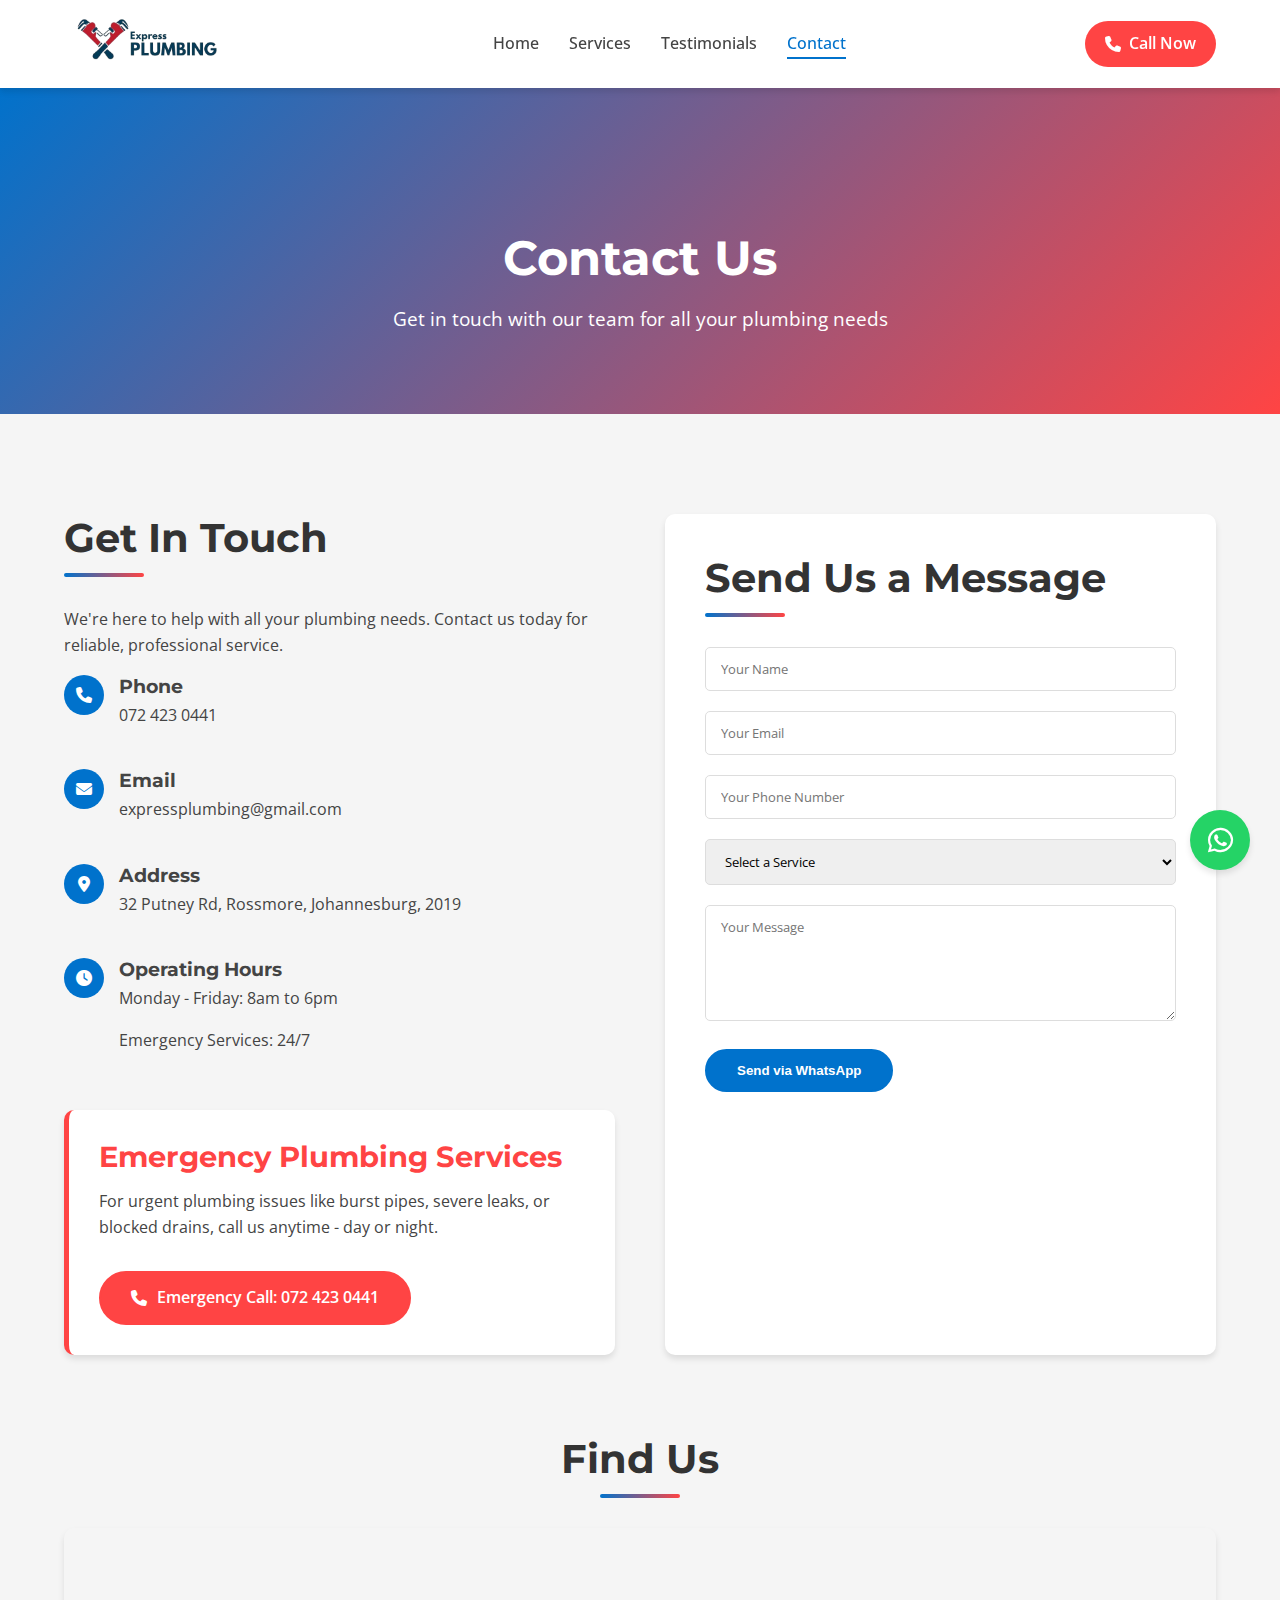
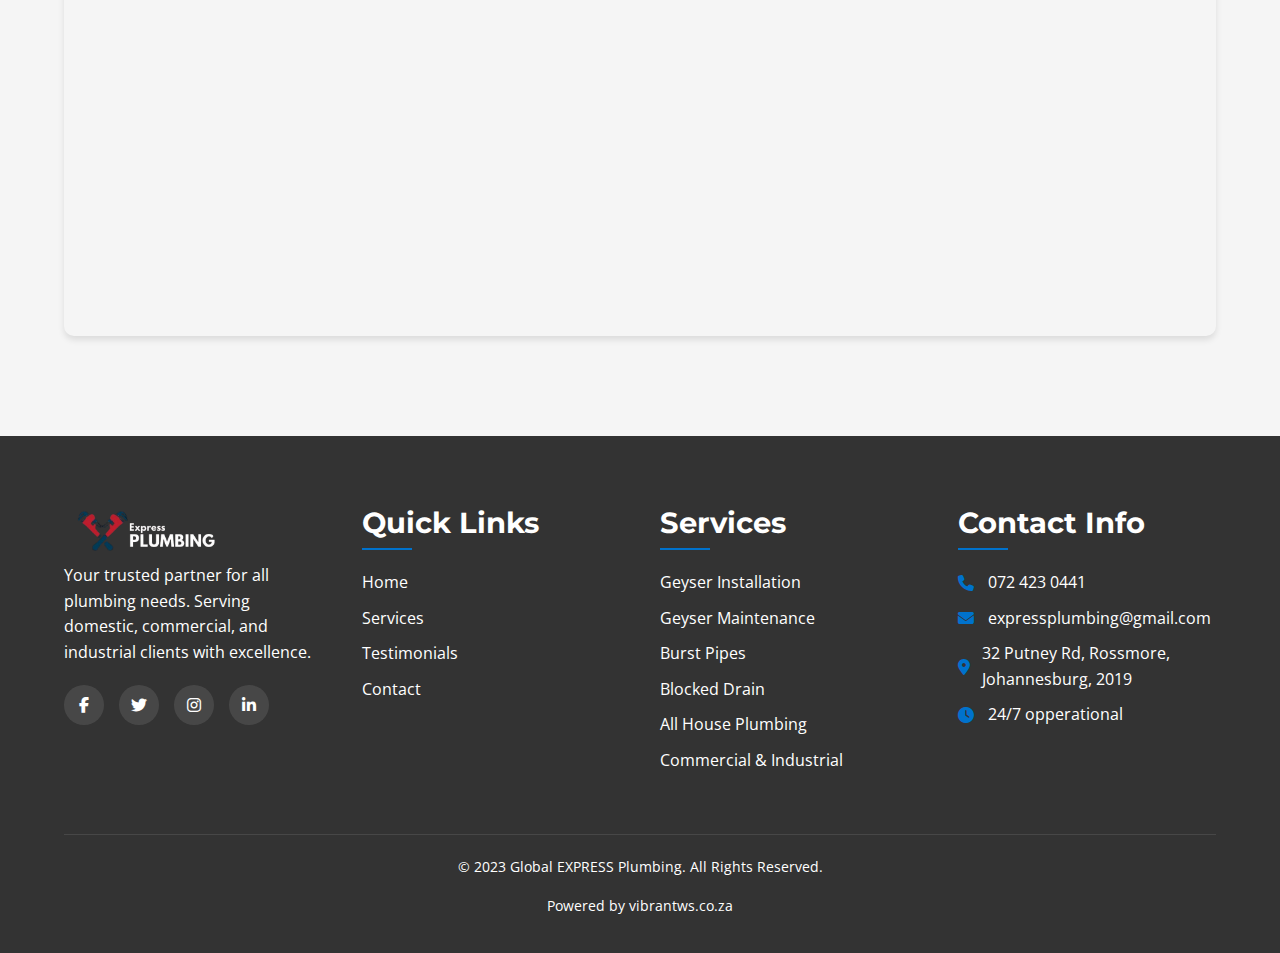
<file: contact.html>
<!DOCTYPE html>
<html lang="en">
<head>
    <meta charset="UTF-8">
    <meta name="viewport" content="width=device-width, initial-scale=1.0">
    <title>Contact Us | Global EXPRESS Plumbing</title>
    <link rel="stylesheet" href="style.css">
    <link rel="stylesheet" href="https://cdnjs.cloudflare.com/ajax/libs/font-awesome/6.4.0/css/all.min.css">
    <link href="https://fonts.googleapis.com/css2?family=Montserrat:wght@400;500;600;700&family=Open+Sans:wght@400;500;600&display=swap" rel="stylesheet">
</head>
<body>
    <!-- Header Section -->
    <header id="header">
        <div class="container">
            <div class="logo">
                <!-- Replace the src with your logo image -->
                <img src="1000303284-removebg-preview (1).png" alt="Global EXPRESS Plumbing Logo">
            </div>
            <nav class="nav-menu">
                <ul>
                    <li><a href="index.html">Home</a></li>
                    <li><a href="services.html">Services</a></li>
                    <li><a href="testimonials.html">Testimonials</a></li>
                    <li><a href="contact.html" class="active">Contact</a></li>
                </ul>
            </nav>
            <div class="header-cta">
                <a href="tel:0724230441" class="call-btn">
                    <i class="fas fa-phone"></i>
                    <span>Call Now</span>
                </a>
            </div>
            <div class="mobile-toggle">
                <span></span>
                <span></span>
                <span></span>
            </div>
        </div>
    </header>

    <!-- Page Header -->
    <section class="page-header">
        <div class="container">
            <h1>Contact Us</h1>
            <p>Get in touch with our team for all your plumbing needs</p>
        </div>
    </section>

    <!-- Contact Section -->
    <section class="contact-page">
        <div class="container">
            <div class="contact-content">
                <div class="contact-info">
                    <h2>Get In Touch</h2>
                    <p>We're here to help with all your plumbing needs. Contact us today for reliable, professional service.</p>
                    
                    <div class="contact-item">
                        <i class="fas fa-phone"></i>
                        <div>
                            <h3>Phone</h3>
                            <p>072 423 0441</p>
                        </div>
                    </div>
                    <div class="contact-item">
                        <i class="fas fa-envelope"></i>
                        <div>
                            <h3>Email</h3>
                            <p>expressplumbing@gmail.com</p>
                        </div>
                    </div>
                    <div class="contact-item">
                        <i class="fas fa-map-marker-alt"></i>
                        <div>
                            <h3>Address</h3>
                            <p>32 Putney Rd, Rossmore, Johannesburg, 2019</p>
                        </div>
                    </div>
                    <div class="contact-item">
                        <i class="fas fa-clock"></i>
                        <div>
                            <h3>Operating Hours</h3>
                            <p>Monday - Friday: 8am to 6pm</p>
                            <p>Emergency Services: 24/7</p>
                        </div>
                    </div>

                    <div class="emergency-contact">
                        <h3>Emergency Plumbing Services</h3>
                        <p>For urgent plumbing issues like burst pipes, severe leaks, or blocked drains, call us anytime - day or night.</p>
                        <a href="tel:0724230441" class="btn-primary emergency-btn">
                            <i class="fas fa-phone"></i>
                            Emergency Call: 072 423 0441
                        </a>
                    </div>
                </div>
                <div class="contact-form-container">
                    <h2>Send Us a Message</h2>
                    <form id="whatsapp-form">
                        <div class="form-group">
                            <input type="text" id="name" name="name" placeholder="Your Name" required>
                        </div>
                        <div class="form-group">
                            <input type="email" id="email" name="email" placeholder="Your Email" required>
                        </div>
                        <div class="form-group">
                            <input type="tel" id="phone" name="phone" placeholder="Your Phone Number" required>
                        </div>
                        <div class="form-group">
                            <select id="service" name="service" required>
                                <option value="" disabled selected>Select a Service</option>
                                <option value="Geyser Installation">Geyser Installation</option>
                                <option value="Geyser Maintenance">Geyser Maintenance</option>
                                <option value="Burst Pipes">Burst Pipes</option>
                                <option value="Blocked Drain">Blocked Drain</option>
                                <option value="All House Plumbing">All House Plumbing</option>
                                <option value="Commercial Plumbing">Commercial Plumbing</option>
                                <option value="Industrial Plumbing">Industrial Plumbing</option>
                                <option value="Emergency Service">Emergency Service</option>
                                <option value="Other">Other</option>
                            </select>
                        </div>
                        <div class="form-group">
                            <textarea id="message" name="message" placeholder="Your Message" rows="5" required></textarea>
                        </div>
                        <button type="submit" class="btn-primary">Send via WhatsApp</button>
                    </form>
                </div>
            </div>

            <div class="map-container">
                <h2>Find Us</h2>
                <div id="map">
                    <iframe src="https://www.google.com/maps/embed?pb=!1m18!1m12!1m3!1d3580.189687345352!2d28.03695931502904!3d-26.19492498344236!2m3!1f0!2f0!3f0!3m2!1i1024!2i768!4f13.1!3m3!1m2!1s0x1e950ed7c15d3f3f%3A0x5a9e5b0b5c5b5b5b!2s32%20Putney%20Rd%2C%20Rossmore%2C%20Johannesburg%2C%202019!5e0!3m2!1sen!2sza!4v1620000000000!5m2!1sen!2sza" width="100%" height="400" style="border:0;" allowfullscreen="" loading="lazy"></iframe>
                </div>
            </div>
        </div>
    </section>

    <!-- WhatsApp Float Button -->
    <a href="https://wa.me/270724230441?text=Hi%20Global%20EXPRESS%20Plumbing,%20I%20need%20plumbing%20assistance" class="whatsapp-float" target="_blank">
        <i class="fab fa-whatsapp"></i>
    </a>

    <!-- Footer -->
    <footer>
        <div class="container">
            <div class="footer-content">
                <div class="footer-section">
                    <div class="logo">
                        <!-- Replace the src with your logo image -->
                        <img src="1000303285-removebg-preview (1).png" alt="Global EXPRESS Plumbing Logo">
                    </div>
                    <p>Your trusted partner for all plumbing needs. Serving domestic, commercial, and industrial clients with excellence.</p>
                    <div class="social-links">
                        <a href="#"><i class="fab fa-facebook-f"></i></a>
                        <a href="#"><i class="fab fa-twitter"></i></a>
                        <a href="#"><i class="fab fa-instagram"></i></a>
                        <a href="#"><i class="fab fa-linkedin-in"></i></a>
                    </div>
                </div>
                <div class="footer-section">
                    <h3>Quick Links</h3>
                    <ul>
                        <li><a href="index.html">Home</a></li>
                        <li><a href="services.html">Services</a></li>
                        <li><a href="testimonials.html">Testimonials</a></li>
                        <li><a href="contact.html">Contact</a></li>
                    </ul>
                </div>
                <div class="footer-section">
                    <h3>Services</h3>
                    <ul>
                        <li><a href="services.html#geyser-installation">Geyser Installation</a></li>
                        <li><a href="services.html#geyser-maintenance">Geyser Maintenance</a></li>
                        <li><a href="services.html#burst-pipes">Burst Pipes</a></li>
                        <li><a href="services.html#blocked-drain">Blocked Drain</a></li>
                        <li><a href="services.html#all-house-plumbing">All House Plumbing</a></li>
                        <li><a href="services.html#commercial-industrial">Commercial & Industrial</a></li>
                    </ul>
                </div>
                <div class="footer-section">
                    <h3>Contact Info</h3>
                    <ul class="contact-info-list">
                        <li><i class="fas fa-phone"></i> 072 423 0441</li>
                        <li><i class="fas fa-envelope"></i> expressplumbing@gmail.com</li>
                        <li><i class="fas fa-map-marker-alt"></i> 32 Putney Rd, Rossmore, Johannesburg, 2019</li>
                        <li><i class="fas fa-clock"></i> 24/7 opperational</li>
                    </ul>
                </div>
            </div>
            <div class="footer-bottom">
                <p>&copy; 2023 Global EXPRESS Plumbing. All Rights Reserved.</p>
                <p class="powered-by">
                    Powered by
                    <a href="https://vibrantws.co.za" target="_blank">
                        vibrantws.co.za
                    </a>
                </p>
            </div>
        </div>
    </footer>

    <script src="script.js"></script>
</body>

</html>
</file>
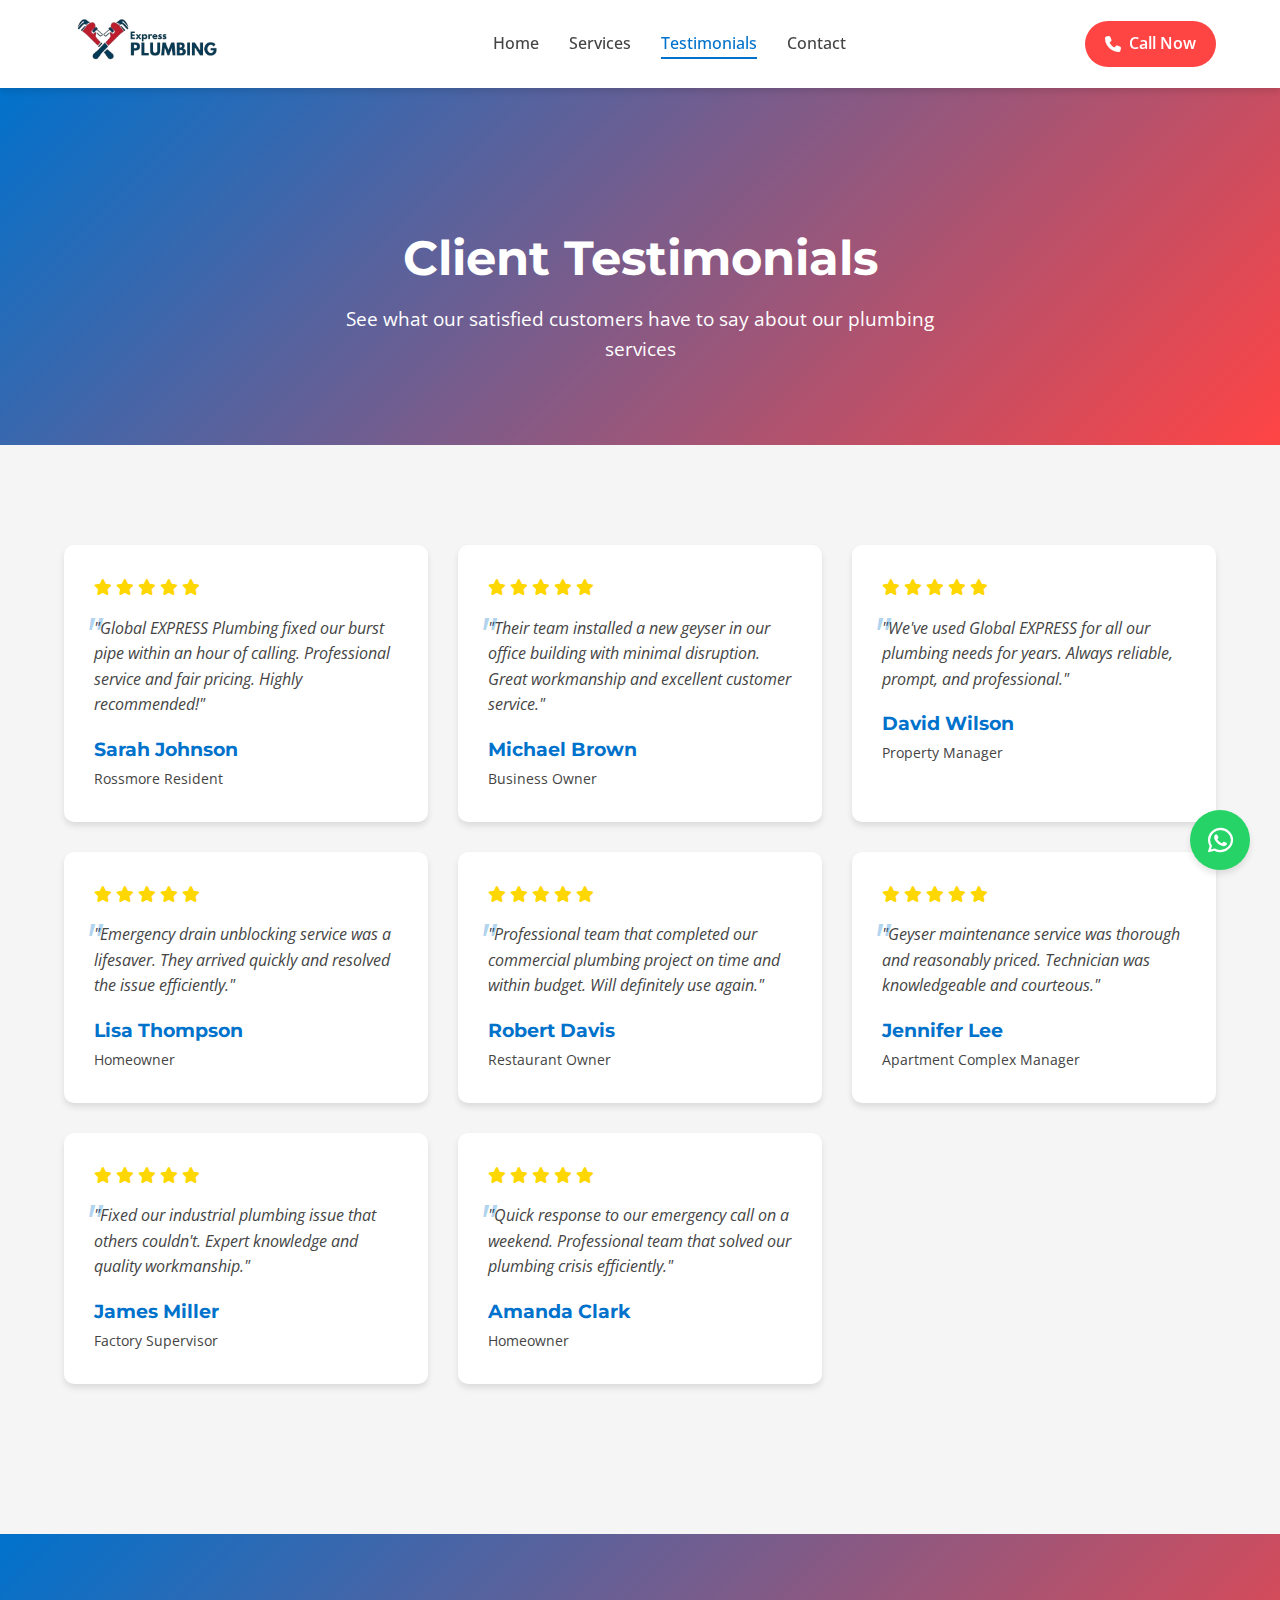
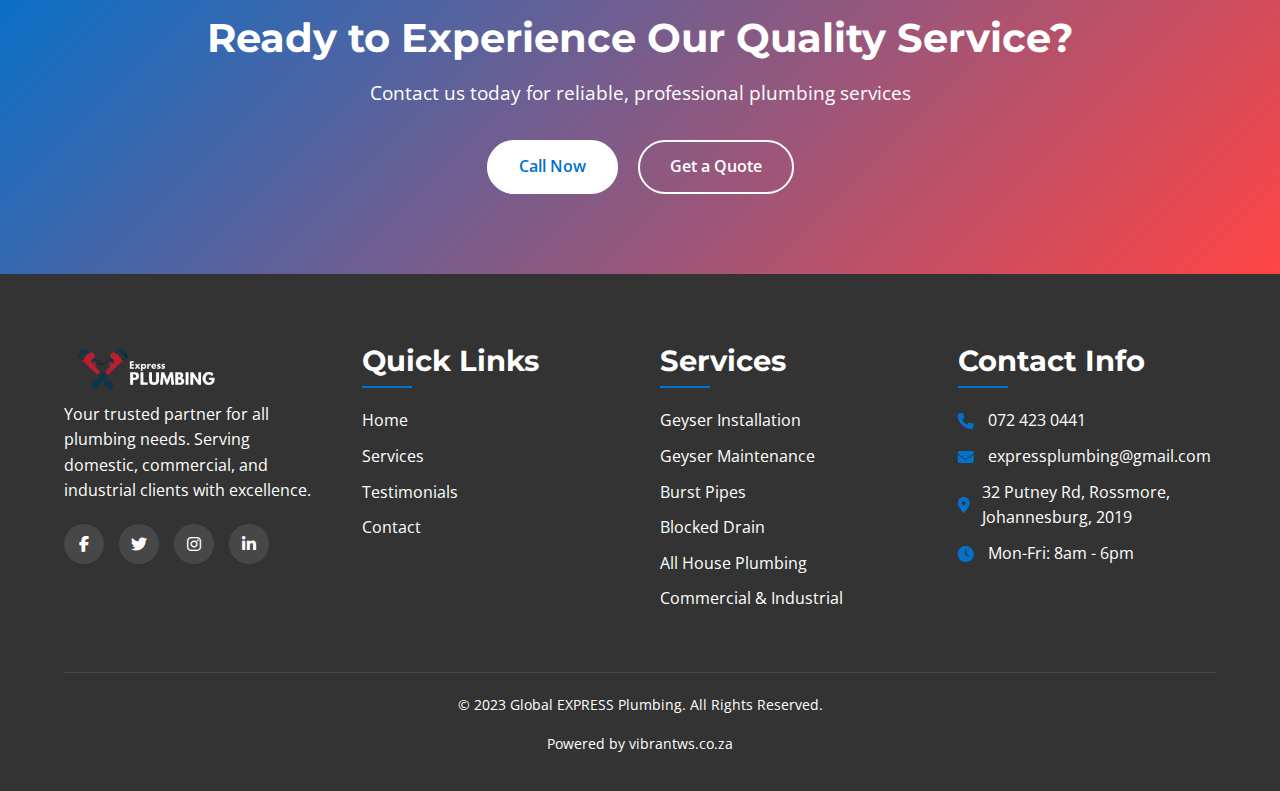
<file: testimonials.html>
<!DOCTYPE html>
<html lang="en">
<head>
    <meta charset="UTF-8">
    <meta name="viewport" content="width=device-width, initial-scale=1.0">
    <title>Testimonials | Global EXPRESS Plumbing</title>
    <link rel="stylesheet" href="style.css">
    <link rel="stylesheet" href="https://cdnjs.cloudflare.com/ajax/libs/font-awesome/6.4.0/css/all.min.css">
    <link href="https://fonts.googleapis.com/css2?family=Montserrat:wght@400;500;600;700&family=Open+Sans:wght@400;500;600&display=swap" rel="stylesheet">
</head>
<body>
    <!-- Header Section -->
    <header id="header">
        <div class="container">
            <div class="logo">
                <!-- Replace the src with your logo image -->
                <img src="1000303284-removebg-preview (1).png" alt="Global EXPRESS Plumbing Logo">
            </div>
            <nav class="nav-menu">
                <ul>
                    <li><a href="index.html">Home</a></li>
                    <li><a href="services.html">Services</a></li>
                    <li><a href="testimonials.html" class="active">Testimonials</a></li>
                    <li><a href="contact.html">Contact</a></li>
                </ul>
            </nav>
            <div class="header-cta">
                <a href="tel:0724230441" class="call-btn">
                    <i class="fas fa-phone"></i>
                    <span>Call Now</span>
                </a>
            </div>
            <div class="mobile-toggle">
                <span></span>
                <span></span>
                <span></span>
            </div>
        </div>
    </header>

    <!-- Page Header -->
    <section class="page-header">
        <div class="container">
            <h1>Client Testimonials</h1>
            <p>See what our satisfied customers have to say about our plumbing services</p>
        </div>
    </section>

    <!-- Testimonials Section -->
    <section class="testimonials-page">
        <div class="container">
            <div class="testimonials-grid">
                <div class="testimonial-card">
                    <div class="testimonial-content">
                        <div class="rating">
                            <i class="fas fa-star"></i>
                            <i class="fas fa-star"></i>
                            <i class="fas fa-star"></i>
                            <i class="fas fa-star"></i>
                            <i class="fas fa-star"></i>
                        </div>
                        <p>"Global EXPRESS Plumbing fixed our burst pipe within an hour of calling. Professional service and fair pricing. Highly recommended!"</p>
                        <div class="client-info">
                            <h4>Sarah Johnson</h4>
                            <span>Rossmore Resident</span>
                        </div>
                    </div>
                </div>
                <div class="testimonial-card">
                    <div class="testimonial-content">
                        <div class="rating">
                            <i class="fas fa-star"></i>
                            <i class="fas fa-star"></i>
                            <i class="fas fa-star"></i>
                            <i class="fas fa-star"></i>
                            <i class="fas fa-star"></i>
                        </div>
                        <p>"Their team installed a new geyser in our office building with minimal disruption. Great workmanship and excellent customer service."</p>
                        <div class="client-info">
                            <h4>Michael Brown</h4>
                            <span>Business Owner</span>
                        </div>
                    </div>
                </div>
                <div class="testimonial-card">
                    <div class="testimonial-content">
                        <div class="rating">
                            <i class="fas fa-star"></i>
                            <i class="fas fa-star"></i>
                            <i class="fas fa-star"></i>
                            <i class="fas fa-star"></i>
                            <i class="fas fa-star"></i>
                        </div>
                        <p>"We've used Global EXPRESS for all our plumbing needs for years. Always reliable, prompt, and professional."</p>
                        <div class="client-info">
                            <h4>David Wilson</h4>
                            <span>Property Manager</span>
                        </div>
                    </div>
                </div>
                <div class="testimonial-card">
                    <div class="testimonial-content">
                        <div class="rating">
                            <i class="fas fa-star"></i>
                            <i class="fas fa-star"></i>
                            <i class="fas fa-star"></i>
                            <i class="fas fa-star"></i>
                            <i class="fas fa-star"></i>
                        </div>
                        <p>"Emergency drain unblocking service was a lifesaver. They arrived quickly and resolved the issue efficiently."</p>
                        <div class="client-info">
                            <h4>Lisa Thompson</h4>
                            <span>Homeowner</span>
                        </div>
                    </div>
                </div>
                <div class="testimonial-card">
                    <div class="testimonial-content">
                        <div class="rating">
                            <i class="fas fa-star"></i>
                            <i class="fas fa-star"></i>
                            <i class="fas fa-star"></i>
                            <i class="fas fa-star"></i>
                            <i class="fas fa-star"></i>
                        </div>
                        <p>"Professional team that completed our commercial plumbing project on time and within budget. Will definitely use again."</p>
                        <div class="client-info">
                            <h4>Robert Davis</h4>
                            <span>Restaurant Owner</span>
                        </div>
                    </div>
                </div>
                <div class="testimonial-card">
                    <div class="testimonial-content">
                        <div class="rating">
                            <i class="fas fa-star"></i>
                            <i class="fas fa-star"></i>
                            <i class="fas fa-star"></i>
                            <i class="fas fa-star"></i>
                            <i class="fas fa-star"></i>
                        </div>
                        <p>"Geyser maintenance service was thorough and reasonably priced. Technician was knowledgeable and courteous."</p>
                        <div class="client-info">
                            <h4>Jennifer Lee</h4>
                            <span>Apartment Complex Manager</span>
                        </div>
                    </div>
                </div>
                <div class="testimonial-card">
                    <div class="testimonial-content">
                        <div class="rating">
                            <i class="fas fa-star"></i>
                            <i class="fas fa-star"></i>
                            <i class="fas fa-star"></i>
                            <i class="fas fa-star"></i>
                            <i class="fas fa-star"></i>
                        </div>
                        <p>"Fixed our industrial plumbing issue that others couldn't. Expert knowledge and quality workmanship."</p>
                        <div class="client-info">
                            <h4>James Miller</h4>
                            <span>Factory Supervisor</span>
                        </div>
                    </div>
                </div>
                <div class="testimonial-card">
                    <div class="testimonial-content">
                        <div class="rating">
                            <i class="fas fa-star"></i>
                            <i class="fas fa-star"></i>
                            <i class="fas fa-star"></i>
                            <i class="fas fa-star"></i>
                            <i class="fas fa-star"></i>
                        </div>
                        <p>"Quick response to our emergency call on a weekend. Professional team that solved our plumbing crisis efficiently."</p>
                        <div class="client-info">
                            <h4>Amanda Clark</h4>
                            <span>Homeowner</span>
                        </div>
                    </div>
                </div>
            </div>
        </div>
    </section>

    <!-- CTA Section -->
    <section class="cta-section">
        <div class="container">
            <div class="cta-content">
                <h2>Ready to Experience Our Quality Service?</h2>
                <p>Contact us today for reliable, professional plumbing services</p>
                <div class="cta-buttons">
                    <a href="tel:0724230441" class="btn-primary">Call Now</a>
                    <a href="contact.html" class="btn-secondary">Get a Quote</a>
                </div>
            </div>
        </div>
    </section>

    <!-- WhatsApp Float Button -->
    <a href="https://wa.me/270724230441?text=Hi%20Global%20EXPRESS%20Plumbing,%20I%20need%20plumbing%20assistance" class="whatsapp-float" target="_blank">
        <i class="fab fa-whatsapp"></i>
    </a>

    <!-- Footer -->
    <footer>
        <div class="container">
            <div class="footer-content">
                <div class="footer-section">
                    <div class="logo">
                        <!-- Replace the src with your logo image -->
                        <img src="1000303285-removebg-preview (1).png" alt="Global EXPRESS Plumbing Logo">
                    </div>
                    <p>Your trusted partner for all plumbing needs. Serving domestic, commercial, and industrial clients with excellence.</p>
                    <div class="social-links">
                        <a href="#"><i class="fab fa-facebook-f"></i></a>
                        <a href="#"><i class="fab fa-twitter"></i></a>
                        <a href="#"><i class="fab fa-instagram"></i></a>
                        <a href="#"><i class="fab fa-linkedin-in"></i></a>
                    </div>
                </div>
                <div class="footer-section">
                    <h3>Quick Links</h3>
                    <ul>
                        <li><a href="index.html">Home</a></li>
                        <li><a href="services.html">Services</a></li>
                        <li><a href="testimonials.html">Testimonials</a></li>
                        <li><a href="contact.html">Contact</a></li>
                    </ul>
                </div>
                <div class="footer-section">
                    <h3>Services</h3>
                    <ul>
                        <li><a href="services.html#geyser-installation">Geyser Installation</a></li>
                        <li><a href="services.html#geyser-maintenance">Geyser Maintenance</a></li>
                        <li><a href="services.html#burst-pipes">Burst Pipes</a></li>
                        <li><a href="services.html#blocked-drain">Blocked Drain</a></li>
                        <li><a href="services.html#all-house-plumbing">All House Plumbing</a></li>
                        <li><a href="services.html#commercial-industrial">Commercial & Industrial</a></li>
                    </ul>
                </div>
                <div class="footer-section">
                    <h3>Contact Info</h3>
                    <ul class="contact-info-list">
                        <li><i class="fas fa-phone"></i> 072 423 0441</li>
                        <li><i class="fas fa-envelope"></i> expressplumbing@gmail.com</li>
                        <li><i class="fas fa-map-marker-alt"></i> 32 Putney Rd, Rossmore, Johannesburg, 2019</li>
                        <li><i class="fas fa-clock"></i> Mon-Fri: 8am - 6pm</li>
                    </ul>
                </div>
            </div>
            <div class="footer-bottom">
                <p>&copy; 2023 Global EXPRESS Plumbing. All Rights Reserved.</p>
                <p class="powered-by">
                    Powered by
                    <a href="https://vibrantws.co.za" target="_blank">
                        vibrantws.co.za
                    </a>
                </p>
            </div>
        </div>
    </footer>

    <script src="script.js"></script>
</body>
</html>
</file>
<file: style.css>
/* Global Styles */
:root {
    --primary-blue: #0072CC;
    --primary-red: #FF4444;
    --white: #FFFFFF;
    --light-gray: #F5F5F5;
    --dark-gray: #333333;
    --text-color: #444444;
    --shadow: 0 4px 6px rgba(0, 0, 0, 0.1);
    --transition: all 0.3s ease;
}

* {
    margin: 0;
    padding: 0;
    box-sizing: border-box;
}

html {
    scroll-behavior: smooth;
}

body {
    font-family: 'Open Sans', sans-serif;
    line-height: 1.6;
    color: var(--text-color);
    overflow-x: hidden;
}

h1, h2, h3, h4 {
    font-family: 'Montserrat', sans-serif;
    font-weight: 700;
    line-height: 1.2;
    margin-bottom: 1rem;
}

h1 {
    font-size: 3rem;
}

h2 {
    font-size: 2.5rem;
}

h3 {
    font-size: 1.8rem;
}

h4 {
    font-size: 1.2rem;
}

p {
    margin-bottom: 1rem;
}

a {
    text-decoration: none;
    color: inherit;
}

ul {
    list-style: none;
}

.container {
    width: 90%;
    max-width: 1200px;
    margin: 0 auto;
}

.btn-primary {
    display: inline-block;
    background-color: var(--primary-blue);
    color: var(--white);
    padding: 12px 30px;
    border-radius: 50px;
    font-weight: 600;
    transition: var(--transition);
    border: 2px solid var(--primary-blue);
    cursor: pointer;
}

.btn-primary:hover {
    background-color: transparent;
    color: var(--primary-blue);
    transform: translateY(-3px);
    box-shadow: 0 10px 20px rgba(0, 0, 0, 0.1);
}

.btn-secondary {
    display: inline-block;
    background-color: transparent;
    color: var(--primary-blue);
    padding: 12px 30px;
    border-radius: 50px;
    font-weight: 600;
    transition: var(--transition);
    border: 2px solid var(--primary-blue);
}

.btn-secondary:hover {
    background-color: var(--primary-blue);
    color: var(--white);
    transform: translateY(-3px);
    box-shadow: 0 10px 20px rgba(0, 0, 0, 0.1);
}

.section-title {
    text-align: center;
    margin-bottom: 3rem;
    position: relative;
    color: var(--dark-gray);
}

.section-title::after {
    content: '';
    position: absolute;
    bottom: -10px;
    left: 50%;
    transform: translateX(-50%);
    width: 80px;
    height: 4px;
    background: linear-gradient(to right, var(--primary-blue), var(--primary-red));
    border-radius: 2px;
}

.text-center {
    text-align: center;
}

/* Header Styles */
#header {
    position: fixed;
    top: 0;
    left: 0;
    width: 100%;
    background-color: var(--white);
    box-shadow: var(--shadow);
    z-index: 1000;
    padding: 15px 0;
    transition: var(--transition);
}

#header .container {
    display: flex;
    justify-content: space-between;
    align-items: center;
}

.logo img {
    height: 50px;
    width: auto;
}

.nav-menu ul {
    display: flex;
}

.nav-menu li {
    margin-left: 30px;
}

.nav-menu a {
    font-weight: 500;
    transition: var(--transition);
    position: relative;
}

.nav-menu a:hover,
.nav-menu a.active {
    color: var(--primary-blue);
}

.nav-menu a::after {
    content: '';
    position: absolute;
    bottom: -5px;
    left: 0;
    width: 0;
    height: 2px;
    background-color: var(--primary-blue);
    transition: var(--transition);
}

.nav-menu a:hover::after,
.nav-menu a.active::after {
    width: 100%;
}

.call-btn {
    display: flex;
    align-items: center;
    background-color: var(--primary-red);
    color: var(--white);
    padding: 10px 20px;
    border-radius: 50px;
    font-weight: 600;
    transition: var(--transition);
}

.call-btn i {
    margin-right: 8px;
}

.call-btn:hover {
    background-color: #e03c3c;
    transform: translateY(-2px);
}

.mobile-toggle {
    display: none;
    flex-direction: column;
    cursor: pointer;
}

.mobile-toggle span {
    width: 25px;
    height: 3px;
    background-color: var(--dark-gray);
    margin: 3px 0;
    transition: var(--transition);
}

/* Hero Slider */
.hero-slider {
    position: relative;
    height: 100vh;
    overflow: hidden;
    margin-top: 80px;
}

.slider-container {
    position: relative;
    width: 100%;
    height: 100%;
}

.slide {
    position: absolute;
    top: 0;
    left: 0;
    width: 100%;
    height: 100%;
    opacity: 0;
    transition: opacity 1s ease;
}

.slide.active {
    opacity: 1;
}

.slide-image {
    position: absolute;
    top: 0;
    left: 0;
    width: 100%;
    height: 100%;
    background-size: cover;
    background-position: center;
    z-index: -1;
}

.slide-image::after {
    content: '';
    position: absolute;
    top: 0;
    left: 0;
    width: 100%;
    height: 100%;
    background: linear-gradient(rgba(0, 0, 0, 0.5), rgba(0, 0, 0, 0.7));
}

.slide-content {
    position: absolute;
    top: 50%;
    left: 50%;
    transform: translate(-50%, -50%);
    text-align: center;
    color: var(--white);
    width: 90%;
    max-width: 800px;
}

.slide-content h1 {
    font-size: 3.5rem;
    margin-bottom: 1.5rem;
    text-shadow: 2px 2px 5px rgba(0, 0, 0, 0.5);
}

.slide-content p {
    font-size: 1.2rem;
    margin-bottom: 2rem;
    text-shadow: 1px 1px 3px rgba(0, 0, 0, 0.5);
}

.hero-btns {
    display: flex;
    justify-content: center;
    gap: 20px;
}

.slider-nav {
    position: absolute;
    bottom: 30px;
    left: 50%;
    transform: translateX(-50%);
    display: flex;
    align-items: center;
    gap: 20px;
    z-index: 10;
}

.slider-prev,
.slider-next {
    background-color: rgba(255, 255, 255, 0.2);
    color: var(--white);
    border: none;
    width: 50px;
    height: 50px;
    border-radius: 50%;
    display: flex;
    align-items: center;
    justify-content: center;
    cursor: pointer;
    transition: var(--transition);
}

.slider-prev:hover,
.slider-next:hover {
    background-color: var(--primary-blue);
}

.slider-dots {
    display: flex;
    gap: 10px;
}

.dot {
    width: 12px;
    height: 12px;
    border-radius: 50%;
    background-color: rgba(255, 255, 255, 0.5);
    cursor: pointer;
    transition: var(--transition);
}

.dot.active {
    background-color: var(--white);
}

/* Animations */
.animate-fade-in {
    animation: fadeIn 1s ease forwards;
}

.animate-fade-in-delay {
    animation: fadeIn 1s ease 0.3s forwards;
    opacity: 0;
}

.animate-fade-in-delay-2 {
    animation: fadeIn 1s ease 0.6s forwards;
    opacity: 0;
}

.animate-card {
    opacity: 0;
    transform: translateY(30px);
    transition: opacity 0.6s ease, transform 0.6s ease;
}

.animate-card.visible {
    opacity: 1;
    transform: translateY(0);
}

@keyframes fadeIn {
    from {
        opacity: 0;
        transform: translateY(20px);
    }
    to {
        opacity: 1;
        transform: translateY(0);
    }
}

/* Services Preview Section */
.services-preview {
    padding: 100px 0;
    background-color: var(--light-gray);
}

.services-grid {
    display: grid;
    grid-template-columns: repeat(auto-fit, minmax(350px, 1fr));
    gap: 30px;
    margin-bottom: 50px;
}

.service-card {
    background-color: var(--white);
    border-radius: 10px;
    overflow: hidden;
    box-shadow: var(--shadow);
    transition: var(--transition);
}

.service-card:hover {
    transform: translateY(-10px);
    box-shadow: 0 15px 30px rgba(0, 0, 0, 0.15);
}

.service-image {
    height: 200px;
    overflow: hidden;
}

.service-image img {
    width: 100%;
    height: 100%;
    object-fit: cover;
    transition: var(--transition);
}

.service-card:hover .service-image img {
    transform: scale(1.1);
}

.service-content {
    padding: 25px;
}

.service-content h3 {
    margin-bottom: 15px;
    color: var(--dark-gray);
}

.service-link {
    display: inline-flex;
    align-items: center;
    color: var(--primary-blue);
    font-weight: 600;
    margin-top: 15px;
    transition: var(--transition);
}

.service-link i {
    margin-left: 5px;
    transition: var(--transition);
}

.service-link:hover {
    color: var(--primary-red);
}

.service-link:hover i {
    transform: translateX(5px);
}

/* Why Choose Us Section */
.why-choose {
    padding: 100px 0;
    background-color: var(--white);
}

.features-grid {
    display: grid;
    grid-template-columns: repeat(auto-fit, minmax(250px, 1fr));
    gap: 30px;
}

.feature-card {
    text-align: center;
    padding: 40px 20px;
    border-radius: 10px;
    transition: var(--transition);
}

.feature-card:hover {
    transform: translateY(-10px);
    box-shadow: 0 10px 30px rgba(0, 0, 0, 0.1);
}

.feature-icon {
    width: 80px;
    height: 80px;
    background: linear-gradient(135deg, var(--primary-blue), var(--primary-red));
    border-radius: 50%;
    display: flex;
    align-items: center;
    justify-content: center;
    margin: 0 auto 20px;
}

.feature-icon i {
    font-size: 2rem;
    color: var(--white);
}

.feature-card h3 {
    margin-bottom: 15px;
    color: var(--dark-gray);
}

/* Testimonials Preview Section */
.testimonials-preview {
    padding: 100px 0;
    background-color: var(--light-gray);
}

.testimonials-grid {
    display: grid;
    grid-template-columns: repeat(auto-fit, minmax(350px, 1fr));
    gap: 30px;
    margin-bottom: 50px;
}

.testimonial-card {
    background-color: var(--white);
    border-radius: 10px;
    padding: 30px;
    box-shadow: var(--shadow);
    transition: var(--transition);
}

.testimonial-card:hover {
    transform: translateY(-5px);
    box-shadow: 0 10px 25px rgba(0, 0, 0, 0.1);
}

.testimonial-content p {
    font-style: italic;
    margin-bottom: 20px;
    position: relative;
}

.testimonial-content p::before {
    content: '"';
    font-size: 3rem;
    color: var(--primary-blue);
    position: absolute;
    top: -20px;
    left: -10px;
    opacity: 0.3;
}

.client-info h4 {
    color: var(--primary-blue);
    margin-bottom: 5px;
}

.client-info span {
    color: var(--text-color);
    font-size: 0.9rem;
}

/* CTA Section */
.cta-section {
    padding: 80px 0;
    background: linear-gradient(135deg, var(--primary-blue), var(--primary-red));
    color: var(--white);
    text-align: center;
}

.cta-content h2 {
    font-size: 2.5rem;
    margin-bottom: 1rem;
}

.cta-content p {
    font-size: 1.2rem;
    margin-bottom: 2rem;
    max-width: 600px;
    margin-left: auto;
    margin-right: auto;
}

.cta-buttons {
    display: flex;
    justify-content: center;
    gap: 20px;
}

.cta-buttons .btn-primary {
    background-color: var(--white);
    color: var(--primary-blue);
    border-color: var(--white);
}

.cta-buttons .btn-primary:hover {
    background-color: transparent;
    color: var(--white);
}

.cta-buttons .btn-secondary {
    color: var(--white);
    border-color: var(--white);
}

.cta-buttons .btn-secondary:hover {
    background-color: var(--white);
    color: var(--primary-blue);
}

/* Page Header */
.page-header {
    padding: 150px 0 80px;
    background: linear-gradient(135deg, var(--primary-blue), var(--primary-red));
    color: var(--white);
    text-align: center;
    margin-top: 80px;
}

.page-header h1 {
    font-size: 3rem;
    margin-bottom: 1rem;
}

.page-header p {
    font-size: 1.2rem;
    max-width: 600px;
    margin: 0 auto;
}

/* Services Page */
.services-page {
    padding: 100px 0;
    background-color: var(--light-gray);
}

.service-detail {
    display: grid;
    grid-template-columns: 1fr 1fr;
    gap: 50px;
    margin-bottom: 80px;
    align-items: center;
}

.service-detail:nth-child(even) .service-detail-content {
    order: 2;
}

.service-detail:nth-child(even) .service-detail-image {
    order: 1;
}

.service-detail-content h2 {
    color: var(--dark-gray);
    margin-bottom: 1.5rem;
    position: relative;
    padding-bottom: 15px;
}

.service-detail-content h2::after {
    content: '';
    position: absolute;
    bottom: 0;
    left: 0;
    width: 80px;
    height: 4px;
    background: linear-gradient(to right, var(--primary-blue), var(--primary-red));
    border-radius: 2px;
}

.service-detail-content p {
    margin-bottom: 1.5rem;
    font-size: 1.1rem;
}

.service-detail-content ul {
    margin-bottom: 2rem;
}

.service-detail-content li {
    margin-bottom: 10px;
    position: relative;
    padding-left: 25px;
}

.service-detail-content li::before {
    content: '✓';
    position: absolute;
    left: 0;
    color: var(--primary-blue);
    font-weight: bold;
}

.service-detail-image {
    border-radius: 10px;
    overflow: hidden;
    box-shadow: var(--shadow);
}

.service-detail-image img {
    width: 100%;
    height: auto;
    display: block;
    transition: var(--transition);
}

.service-detail:hover .service-detail-image img {
    transform: scale(1.05);
}

/* Testimonials Page */
.testimonials-page {
    padding: 100px 0;
    background-color: var(--light-gray);
}

.testimonials-grid {
    display: grid;
    grid-template-columns: repeat(auto-fit, minmax(350px, 1fr));
    gap: 30px;
}

.rating {
    margin-bottom: 15px;
    color: #FFD700;
}

/* Contact Page */
.contact-page {
    padding: 100px 0;
    background-color: var(--light-gray);
}

.contact-content {
    display: grid;
    grid-template-columns: 1fr 1fr;
    gap: 50px;
    margin-bottom: 80px;
}

.contact-info h2,
.contact-form-container h2 {
    margin-bottom: 30px;
    color: var(--dark-gray);
    position: relative;
    padding-bottom: 15px;
}

.contact-info h2::after,
.contact-form-container h2::after {
    content: '';
    position: absolute;
    bottom: 0;
    left: 0;
    width: 80px;
    height: 4px;
    background: linear-gradient(to right, var(--primary-blue), var(--primary-red));
    border-radius: 2px;
}

.contact-item {
    display: flex;
    align-items: flex-start;
    margin-bottom: 25px;
}

.contact-item i {
    background-color: var(--primary-blue);
    color: var(--white);
    width: 40px;
    height: 40px;
    border-radius: 50%;
    display: flex;
    align-items: center;
    justify-content: center;
    margin-right: 15px;
    flex-shrink: 0;
}

.contact-item h3 {
    margin-bottom: 5px;
    font-size: 1.2rem;
}

.emergency-contact {
    margin-top: 40px;
    padding: 30px;
    background-color: var(--white);
    border-radius: 10px;
    box-shadow: var(--shadow);
    border-left: 5px solid var(--primary-red);
}

.emergency-contact h3 {
    color: var(--primary-red);
    margin-bottom: 15px;
}

.emergency-btn {
    display: inline-flex;
    align-items: center;
    margin-top: 15px;
    background-color: var(--primary-red);
    border-color: var(--primary-red);
}

.emergency-btn:hover {
    background-color: transparent;
    color: var(--primary-red);
}

.emergency-btn i {
    margin-right: 10px;
}

.contact-form-container {
    background-color: var(--white);
    padding: 40px;
    border-radius: 10px;
    box-shadow: var(--shadow);
}

.form-group {
    margin-bottom: 20px;
}

.form-group input,
.form-group select,
.form-group textarea {
    width: 100%;
    padding: 12px 15px;
    border: 1px solid #ddd;
    border-radius: 5px;
    font-family: 'Open Sans', sans-serif;
    transition: var(--transition);
}

.form-group input:focus,
.form-group select:focus,
.form-group textarea:focus {
    outline: none;
    border-color: var(--primary-blue);
    box-shadow: 0 0 0 2px rgba(0, 114, 204, 0.2);
}

.map-container {
    margin-top: 50px;
}

.map-container h2 {
    text-align: center;
    margin-bottom: 30px;
    color: var(--dark-gray);
    position: relative;
    padding-bottom: 15px;
}

.map-container h2::after {
    content: '';
    position: absolute;
    bottom: 0;
    left: 50%;
    transform: translateX(-50%);
    width: 80px;
    height: 4px;
    background: linear-gradient(to right, var(--primary-blue),var(--primary-red));
    border-radius: 2px;
}

#map {
    border-radius: 10px;
    overflow: hidden;
    box-shadow: var(--shadow);
}

/* WhatsApp Float Button */
.whatsapp-float {
    position: fixed;
    bottom: 30px;
    right: 30px;
    width: 60px;
    height: 60px;
    background-color: #25D366;
    color: var(--white);
    border-radius: 50%;
    display: flex;
    align-items: center;
    justify-content: center;
    font-size: 1.8rem;
    box-shadow: var(--shadow);
    z-index: 100;
    transition: var(--transition);
    animation: pulse 2s infinite;
}

.whatsapp-float:hover {
    transform: scale(1.1);
    background-color: #128C7E;
}

@keyframes pulse {
    0% {
        box-shadow: 0 0 0 0 rgba(37, 211, 102, 0.7);
    }
    70% {
        box-shadow: 0 0 0 15px rgba(37, 211, 102, 0);
    }
    100% {
        box-shadow: 0 0 0 0 rgba(37, 211, 102, 0);
    }
}

/* Footer */
footer {
    background-color: var(--dark-gray);
    color: var(--white);
    padding: 70px 0 0;
}

.footer-content {
    display: grid;
    grid-template-columns: repeat(auto-fit, minmax(250px, 1fr));
    gap: 40px;
    margin-bottom: 50px;
}

.footer-section h3 {
    margin-bottom: 20px;
    position: relative;
    padding-bottom: 10px;
}

.footer-section h3::after {
    content: '';
    position: absolute;
    bottom: 0;
    left: 0;
    width: 50px;
    height: 2px;
    background-color: var(--primary-blue);
}

.footer-section ul li {
    margin-bottom: 10px;
}

.footer-section ul li a {
    transition: var(--transition);
}

.footer-section ul li a:hover {
    color: var(--primary-blue);
    padding-left: 5px;
}

.contact-info-list li {
    display: flex;
    align-items: center;
    margin-bottom: 15px;
}

.contact-info-list i {
    margin-right: 10px;
    color: var(--primary-blue);
    width: 20px;
}

.social-links {
    display: flex;
    gap: 15px;
    margin-top: 20px;
}

.social-links a {
    display: flex;
    align-items: center;
    justify-content: center;
    width: 40px;
    height: 40px;
    background-color: rgba(255, 255, 255, 0.1);
    border-radius: 50%;
    transition: var(--transition);
}

.social-links a:hover {
    background-color: var(--primary-blue);
    transform: translateY(-5px);
}

.footer-bottom {
    border-top: 1px solid rgba(255, 255, 255, 0.1);
    padding: 20px 0;
    text-align: center;
    font-size: 0.9rem;
}

.powered-by {
    margin-top: 10px;
}

.powered-by a {
    color: var(--white);
    text-decoration: none;
    transition: var(--transition);
}

.powered-by a:hover {
    color: var(--primary-blue);
}

/* Responsive Styles */
@media (max-width: 992px) {
    .slide-content h1 {
        font-size: 2.8rem;
    }
    
    .contact-content {
        grid-template-columns: 1fr;
    }
    
    .service-detail {
        grid-template-columns: 1fr;
        gap: 30px;
    }
    
    .service-detail:nth-child(even) .service-detail-content,
    .service-detail:nth-child(even) .service-detail-image {
        order: unset;
    }
}

@media (max-width: 768px) {
    .nav-menu {
        position: fixed;
        top: 80px;
        left: -100%;
        width: 100%;
        background-color: var(--white);
        box-shadow: var(--shadow);
        transition: var(--transition);
        padding: 20px 0;
    }
    
    .nav-menu.active {
        left: 0;
    }
    
    .nav-menu ul {
        flex-direction: column;
        text-align: center;
    }
    
    .nav-menu li {
        margin: 15px 0;
    }
    
    .mobile-toggle {
        display: flex;
    }
    
    .mobile-toggle.active span:nth-child(1) {
        transform: rotate(45deg) translate(5px, 5px);
    }
    
    .mobile-toggle.active span:nth-child(2) {
        opacity: 0;
    }
    
    .mobile-toggle.active span:nth-child(3) {
        transform: rotate(-45deg) translate(7px, -6px);
    }
    
    .slide-content h1 {
        font-size: 2.2rem;
    }
    
    .slide-content p {
        font-size: 1rem;
    }
    
    .hero-btns {
        flex-direction: column;
        align-items: center;
        gap: 15px;
    }
    
    .services-grid {
        grid-template-columns: 1fr;
    }
    
    .cta-buttons {
        flex-direction: column;
        align-items: center;
        gap: 15px;
    }
    
    .footer-content {
        grid-template-columns: 1fr;
    }
    
    .page-header h1 {
        font-size: 2.5rem;
    }
}

@media (max-width: 576px) {
    .slide-content h1 {
        font-size: 1.8rem;
    }
    
    h2 {
        font-size: 2rem;
    }
    
    .container {
        width: 95%;
    }
    
    .contact-form-container {
        padding: 25px;
    }
}
</file>
